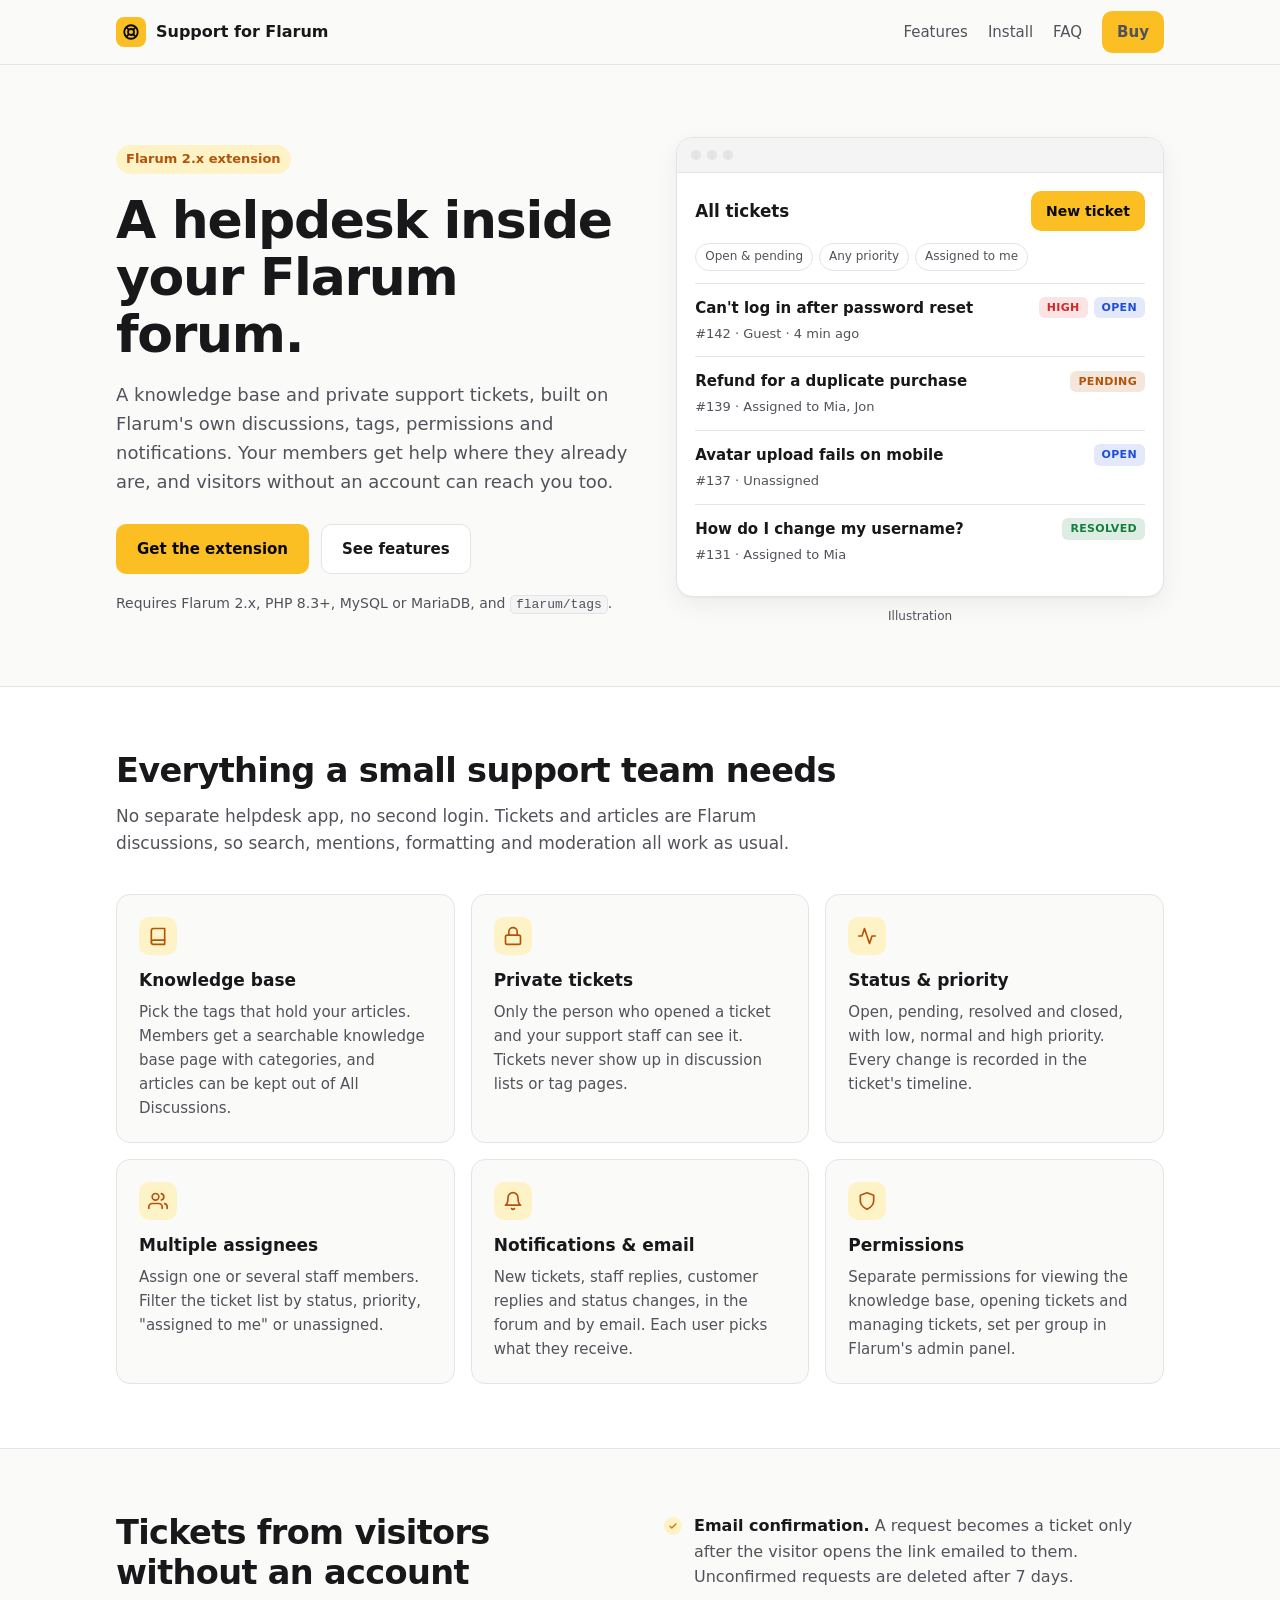
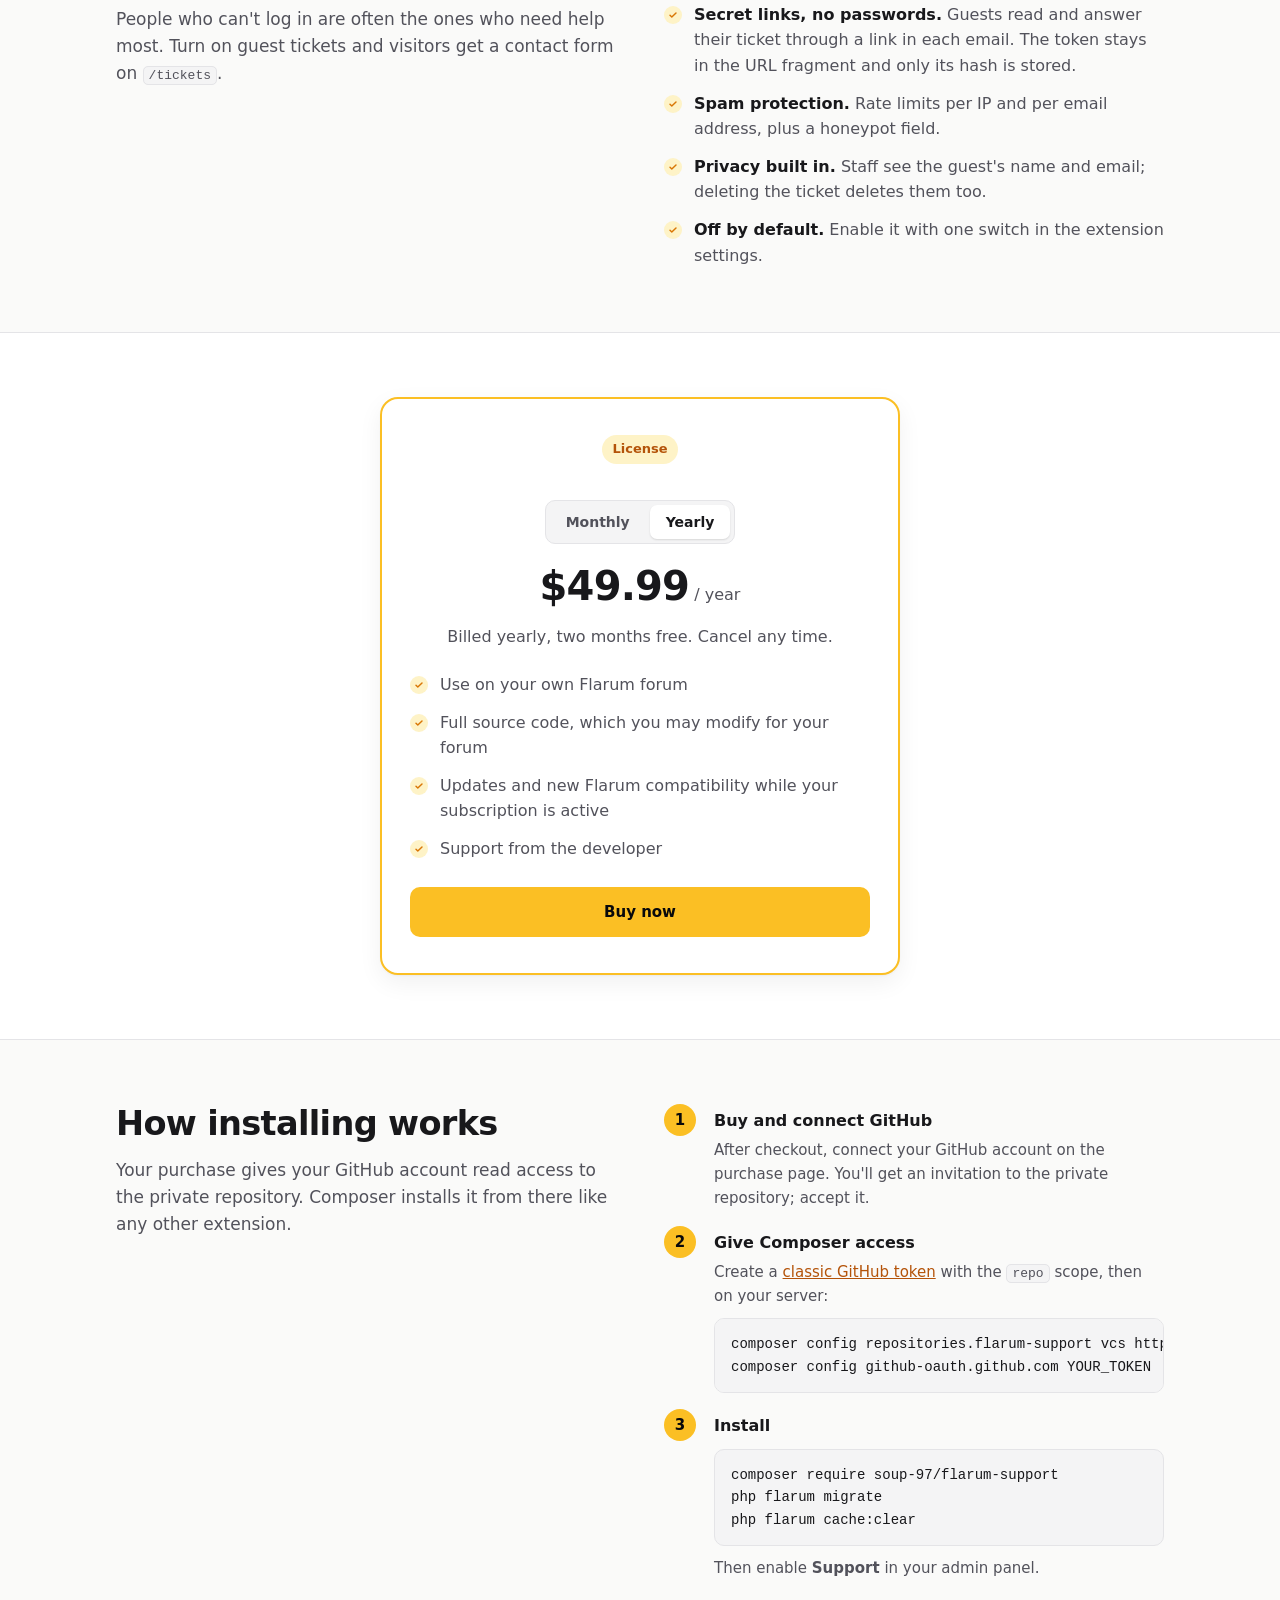
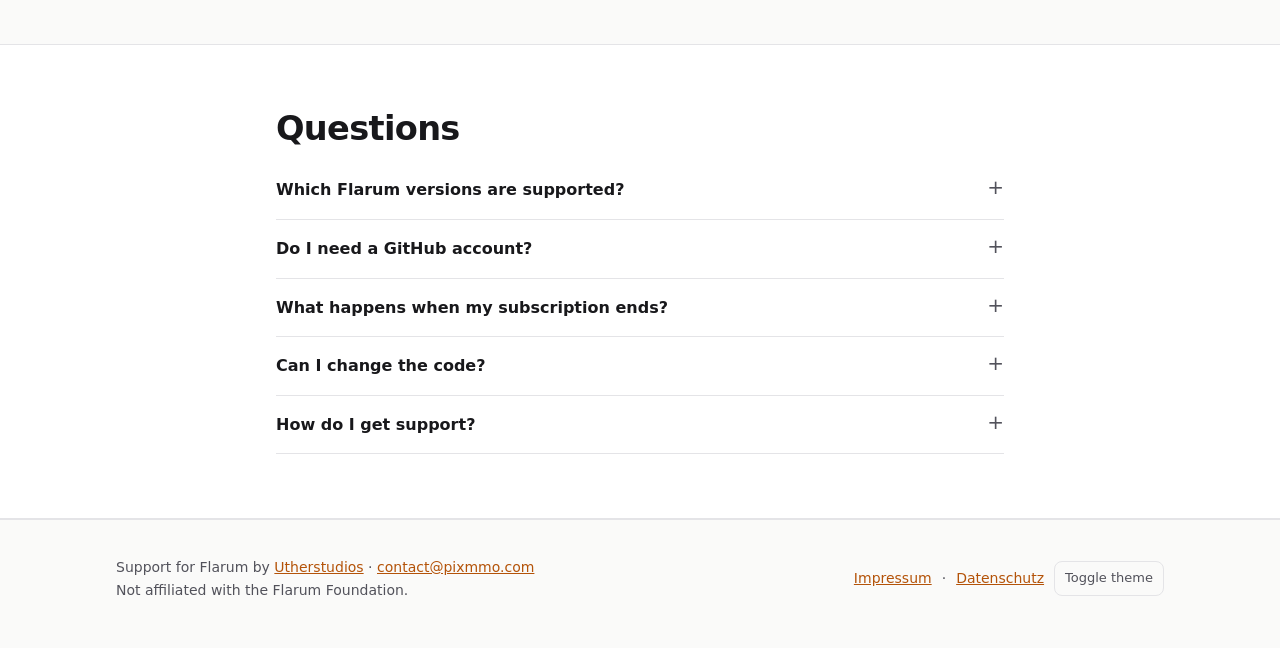
<file: index.html>
<!doctype html>
<html lang="en">
<head>
<meta charset="utf-8">
<meta name="viewport" content="width=device-width, initial-scale=1">
<title>Support for Flarum</title>
<meta name="description" content="A knowledge base and ticket system for Flarum 2.x forums, with tickets for visitors without an account.">
<link rel="icon" href="data:image/svg+xml,%3Csvg xmlns='http://www.w3.org/2000/svg' viewBox='0 0 32 32'%3E%3Crect width='32' height='32' rx='8' fill='%23fbbf24'/%3E%3Ccircle cx='16' cy='16' r='9' fill='none' stroke='%2309090b' stroke-width='3'/%3E%3Ccircle cx='16' cy='16' r='4' fill='none' stroke='%2309090b' stroke-width='2'/%3E%3C/svg%3E">
<script>
  // ---------------------------------------------------------------
  // Fill in each plan when its Polar product is set up: the price as
  // shown on the page and the product's checkout link. A plan without a
  // checkout link is hidden; with none set, the page says "Coming soon".
  // ---------------------------------------------------------------
  window.SITE = {
    PLANS: {
      yearly:  { PRICE: '$49.99', PER: '/ year',  CHECKOUT_URL: 'https://buy.polar.sh/polar_cl_zLfga9jdkIT8SmHnLLJVIy3q9uwj88vXxGthr1owZxW', NOTE: 'Billed yearly, two months free. Cancel any time.' },
      monthly: { PRICE: '$4.99', PER: '/ month', CHECKOUT_URL: 'https://buy.polar.sh/polar_cl_cDGoZ9lOZDiPbpLPZ7fmcZBqtE4UGgajxUUCQ33gVDo', NOTE: 'Billed monthly. Cancel any time.' },
    },
    DEFAULT_PLAN: 'yearly',
  };
</script>
<style>
  :root {
    --bg: #fafaf9;
    --surface: #ffffff;
    --surface-2: #f4f4f5;
    --text: #18181b;
    --muted: #52525b;
    --border: #e4e4e7;
    --accent: #fbbf24;
    --accent-ink: #09090b;
    --accent-soft: #fef3c7;
    --link: #b45309;
    --ok: #15803d;
    --warn: #b45309;
    --info: #1d4ed8;
    --shadow: 0 1px 2px rgba(0,0,0,.04), 0 8px 24px rgba(0,0,0,.06);
  }
  @media (prefers-color-scheme: dark) {
    :root:not([data-theme="light"]) {
      --bg: #09090b;
      --surface: #131316;
      --surface-2: #1c1c21;
      --text: #f4f4f5;
      --muted: #a1a1aa;
      --border: #27272a;
      --accent-soft: rgba(251,191,36,.12);
      --link: #fbbf24;
      --ok: #4ade80;
      --warn: #fbbf24;
      --info: #93c5fd;
      --shadow: 0 1px 2px rgba(0,0,0,.4), 0 8px 24px rgba(0,0,0,.4);
    }
  }
  :root[data-theme="dark"] {
    --bg: #09090b;
    --surface: #131316;
    --surface-2: #1c1c21;
    --text: #f4f4f5;
    --muted: #a1a1aa;
    --border: #27272a;
    --accent-soft: rgba(251,191,36,.12);
    --link: #fbbf24;
    --ok: #4ade80;
    --warn: #fbbf24;
    --info: #93c5fd;
    --shadow: 0 1px 2px rgba(0,0,0,.4), 0 8px 24px rgba(0,0,0,.4);
  }

  * { box-sizing: border-box; }
  html { -webkit-text-size-adjust: 100%; }
  body {
    margin: 0;
    background: var(--bg);
    color: var(--text);
    font: 16px/1.6 system-ui, -apple-system, "Segoe UI", Roboto, "Helvetica Neue", Arial, sans-serif;
  }
  a { color: var(--link); }
  code, pre { font-family: ui-monospace, SFMono-Regular, Menlo, Consolas, monospace; font-size: .875rem; }
  .wrap { max-width: 1080px; margin: 0 auto; padding: 0 16px; }

  header.top { border-bottom: 1px solid var(--border); }
  header.top .wrap { display: flex; align-items: center; justify-content: space-between; height: 64px; gap: 16px; }
  .brand { display: flex; align-items: center; gap: 10px; font-weight: 700; color: var(--text); text-decoration: none; }
  .logo { width: 30px; height: 30px; border-radius: 8px; background: var(--accent); display: grid; place-items: center; flex: none; }
  .logo svg { width: 18px; height: 18px; }
  nav.links { display: flex; gap: 20px; align-items: center; }
  nav.links a { color: var(--muted); text-decoration: none; font-size: .9375rem; }
  nav.links a:hover { color: var(--text); }
  @media (max-width: 640px) { nav.links a.hide-sm { display: none; } }

  .btn {
    display: inline-flex; align-items: center; justify-content: center; gap: 8px;
    padding: 12px 20px; border-radius: 10px; font-weight: 600; font-size: .9375rem;
    text-decoration: none; border: 1px solid transparent; cursor: pointer;
  }
  .btn-primary { background: var(--accent); color: var(--accent-ink); }
  .btn-primary:hover { filter: brightness(1.05); }
  .btn-primary[aria-disabled="true"] { opacity: .6; cursor: default; filter: none; }
  .btn-ghost { border-color: var(--border); color: var(--text); background: var(--surface); }
  .btn-ghost:hover { border-color: var(--muted); }
  .btn-sm { padding: 8px 14px; font-size: .875rem; }

  .hero { padding: 72px 0 48px; }
  .hero-grid { display: grid; grid-template-columns: 1.05fr 1fr; gap: 48px; align-items: center; }
  @media (max-width: 880px) { .hero-grid { grid-template-columns: 1fr; } .hero { padding-top: 48px; } }
  .eyebrow {
    display: inline-block; font-size: .8125rem; font-weight: 600; color: var(--link);
    background: var(--accent-soft); padding: 4px 10px; border-radius: 999px; margin-bottom: 18px;
  }
  h1 { font-size: clamp(2.1rem, 5vw, 3.25rem); line-height: 1.1; letter-spacing: -.025em; margin: 0 0 18px; font-weight: 800; }
  .lead { font-size: 1.125rem; color: var(--muted); margin: 0 0 28px; max-width: 34em; }
  .cta { display: flex; gap: 12px; flex-wrap: wrap; }
  .meta { margin-top: 18px; color: var(--muted); font-size: .875rem; }

  /* Illustrative mock of the tickets page */
  .mock { background: var(--surface); border: 1px solid var(--border); border-radius: 16px; box-shadow: var(--shadow); overflow: hidden; }
  .mock-bar { display: flex; gap: 6px; padding: 12px 14px; border-bottom: 1px solid var(--border); background: var(--surface-2); }
  .mock-bar i { width: 10px; height: 10px; border-radius: 50%; background: var(--border); display: block; }
  .mock-body { padding: 18px; }
  .mock-head { display: flex; justify-content: space-between; align-items: center; margin-bottom: 12px; gap: 8px; }
  .mock-head strong { font-size: 1.05rem; }
  .chips { display: flex; gap: 6px; flex-wrap: wrap; margin-bottom: 12px; }
  .chip { font-size: .75rem; padding: 3px 9px; border-radius: 999px; border: 1px solid var(--border); color: var(--muted); }
  .row { display: grid; grid-template-columns: 1fr auto; gap: 4px 12px; padding: 12px 0; border-top: 1px solid var(--border); }
  .row .t { font-weight: 600; font-size: .9375rem; overflow: hidden; text-overflow: ellipsis; white-space: nowrap; }
  .row .s { font-size: .8125rem; color: var(--muted); }
  .badges { display: flex; gap: 6px; align-items: center; justify-content: flex-end; }
  .badge { font-size: .6875rem; font-weight: 600; padding: 2px 8px; border-radius: 6px; text-transform: uppercase; letter-spacing: .03em; }
  .b-open { color: var(--info); background: color-mix(in srgb, var(--info) 12%, transparent); }
  .b-pending { color: var(--warn); background: color-mix(in srgb, var(--warn) 14%, transparent); }
  .b-resolved { color: var(--ok); background: color-mix(in srgb, var(--ok) 14%, transparent); }
  .b-high { color: #dc2626; background: rgba(220,38,38,.12); }
  .mock-caption { font-size: .75rem; color: var(--muted); text-align: center; margin-top: 10px; }

  section { padding: 64px 0; }
  section.alt { background: var(--surface); border-top: 1px solid var(--border); border-bottom: 1px solid var(--border); }
  h2 { font-size: clamp(1.6rem, 3.5vw, 2.1rem); letter-spacing: -.02em; line-height: 1.2; margin: 0 0 12px; }
  .section-lead { color: var(--muted); margin: 0 0 36px; max-width: 40em; font-size: 1.0625rem; }

  .grid { display: grid; grid-template-columns: repeat(3, 1fr); gap: 16px; }
  @media (max-width: 880px) { .grid { grid-template-columns: repeat(2, 1fr); } }
  @media (max-width: 560px) { .grid { grid-template-columns: 1fr; } }
  .card { background: var(--bg); border: 1px solid var(--border); border-radius: 14px; padding: 22px; }
  section:not(.alt) .card { background: var(--surface); }
  .card h3 { margin: 12px 0 6px; font-size: 1.0625rem; }
  .card p { margin: 0; color: var(--muted); font-size: .9375rem; }
  .icon { width: 38px; height: 38px; border-radius: 10px; background: var(--accent-soft); display: grid; place-items: center; color: var(--link); }
  .icon svg { width: 20px; height: 20px; }

  .split { display: grid; grid-template-columns: 1fr 1fr; gap: 48px; align-items: start; }
  @media (max-width: 880px) { .split { grid-template-columns: 1fr; gap: 28px; } }
  ul.checks { list-style: none; padding: 0; margin: 0; display: grid; gap: 12px; }
  ul.checks li { padding-left: 30px; position: relative; color: var(--muted); }
  ul.checks li strong { color: var(--text); font-weight: 600; }
  ul.checks li::before {
    content: ""; position: absolute; left: 0; top: 4px; width: 18px; height: 18px; border-radius: 50%;
    background: var(--accent-soft) url("data:image/svg+xml,%3Csvg xmlns='http://www.w3.org/2000/svg' viewBox='0 0 20 20'%3E%3Cpath d='M5 10.5l3 3 7-7' fill='none' stroke='%23d97706' stroke-width='2.4' stroke-linecap='round' stroke-linejoin='round'/%3E%3C/svg%3E") center/12px no-repeat;
  }

  .steps { counter-reset: s; display: grid; gap: 16px; }
  .step { counter-increment: s; display: grid; grid-template-columns: 36px 1fr; gap: 14px; }
  .step::before {
    content: counter(s); width: 32px; height: 32px; border-radius: 50%; background: var(--accent); color: var(--accent-ink);
    display: grid; place-items: center; font-weight: 700; font-size: .9375rem;
  }
  .hero-grid > *, .split > *, .step > * { min-width: 0; }
  .step h3 { margin: 4px 0 4px; font-size: 1rem; }
  .step p { margin: 0; color: var(--muted); font-size: .9375rem; }
  pre { background: var(--surface-2); border: 1px solid var(--border); border-radius: 10px; padding: 14px 16px; overflow-x: auto; margin: 10px 0 0; color: var(--text); }
  :not(pre) > code { background: var(--surface-2); border: 1px solid var(--border); padding: 1px 5px; border-radius: 5px; font-size: .8125rem; }

  .pricing { max-width: 520px; margin: 0 auto; text-align: center; background: var(--surface); border: 2px solid var(--accent); border-radius: 18px; padding: 36px 28px; box-shadow: var(--shadow); }
  .price { font-size: 2.5rem; font-weight: 800; letter-spacing: -.02em; margin: 6px 0; }
  .price-per { font-size: 1rem; font-weight: 500; color: var(--muted); letter-spacing: 0; }
  .price-note { color: var(--muted); margin: 0 0 22px; }
  .billing { display: inline-flex; gap: 4px; padding: 4px; margin: 18px 0 4px; background: var(--surface-2); border: 1px solid var(--border); border-radius: 10px; }
  .billing[hidden] { display: none; }
  .billing button { font: inherit; font-size: .875rem; font-weight: 600; padding: 6px 16px; border: 0; border-radius: 7px; background: none; color: var(--muted); cursor: pointer; }
  .billing button[aria-pressed="true"] { background: var(--surface); color: var(--text); box-shadow: 0 1px 2px rgba(0,0,0,.12); }
  .pricing ul.checks { text-align: left; margin: 0 0 26px; }
  .pricing .btn { width: 100%; }

  .faq { max-width: 760px; }
  details { border-bottom: 1px solid var(--border); padding: 16px 0; }
  details summary { cursor: pointer; font-weight: 600; list-style: none; display: flex; justify-content: space-between; gap: 16px; }
  details summary::-webkit-details-marker { display: none; }
  details summary::after { content: "+"; color: var(--muted); font-weight: 400; font-size: 1.25rem; line-height: 1; }
  details[open] summary::after { content: "–"; }
  details p { color: var(--muted); margin: 10px 0 0; }

  footer { padding: 36px 0 48px; color: var(--muted); font-size: .875rem; border-top: 1px solid var(--border); }
  footer .wrap { display: flex; justify-content: space-between; gap: 16px; flex-wrap: wrap; }
  .footer-links { display: flex; gap: 10px; align-items: center; flex-wrap: wrap; }
  .theme-toggle { background: none; border: 1px solid var(--border); color: var(--muted); border-radius: 8px; padding: 6px 10px; cursor: pointer; font: inherit; font-size: .8125rem; }
</style>
</head>
<body>

<header class="top">
  <div class="wrap">
    <a class="brand" href="#">
      <span class="logo" aria-hidden="true">
        <svg viewBox="0 0 24 24" fill="none" stroke="#09090b" stroke-width="2.4"><circle cx="12" cy="12" r="9"/><circle cx="12" cy="12" r="4"/><path d="M5.6 5.6l3.6 3.6M14.8 14.8l3.6 3.6M18.4 5.6l-3.6 3.6M9.2 14.8l-3.6 3.6"/></svg>
      </span>
      Support for Flarum
    </a>
    <nav class="links">
      <a href="#features" class="hide-sm">Features</a>
      <a href="#install" class="hide-sm">Install</a>
      <a href="#faq" class="hide-sm">FAQ</a>
      <a class="btn btn-primary btn-sm js-buy" href="#pricing">Buy</a>
    </nav>
  </div>
</header>

<main>
  <div class="hero">
    <div class="wrap hero-grid">
      <div>
        <span class="eyebrow">Flarum 2.x extension</span>
        <h1>A helpdesk inside your Flarum forum.</h1>
        <p class="lead">A knowledge base and private support tickets, built on Flarum's own discussions, tags, permissions and notifications. Your members get help where they already are, and visitors without an account can reach you too.</p>
        <div class="cta">
          <a class="btn btn-primary js-buy" href="#pricing">Get the extension</a>
          <a class="btn btn-ghost" href="#features">See features</a>
        </div>
        <p class="meta">Requires Flarum 2.x, PHP 8.3+, MySQL or MariaDB, and <code>flarum/tags</code>.</p>
      </div>

      <div>
        <div class="mock" role="img" aria-label="Illustration of the tickets page: a list of tickets with status and priority labels">
          <div class="mock-bar"><i></i><i></i><i></i></div>
          <div class="mock-body">
            <div class="mock-head"><strong>All tickets</strong><span class="btn btn-primary btn-sm" aria-hidden="true">New ticket</span></div>
            <div class="chips"><span class="chip">Open &amp; pending</span><span class="chip">Any priority</span><span class="chip">Assigned to me</span></div>
            <div class="row"><span class="t">Can't log in after password reset</span><span class="badges"><span class="badge b-high">High</span><span class="badge b-open">Open</span></span><span class="s">#142 · Guest · 4 min ago</span></div>
            <div class="row"><span class="t">Refund for a duplicate purchase</span><span class="badges"><span class="badge b-pending">Pending</span></span><span class="s">#139 · Assigned to Mia, Jon</span></div>
            <div class="row"><span class="t">Avatar upload fails on mobile</span><span class="badges"><span class="badge b-open">Open</span></span><span class="s">#137 · Unassigned</span></div>
            <div class="row"><span class="t">How do I change my username?</span><span class="badges"><span class="badge b-resolved">Resolved</span></span><span class="s">#131 · Assigned to Mia</span></div>
          </div>
        </div>
        <p class="mock-caption">Illustration</p>
      </div>
    </div>
  </div>

  <section class="alt" id="features">
    <div class="wrap">
      <h2>Everything a small support team needs</h2>
      <p class="section-lead">No separate helpdesk app, no second login. Tickets and articles are Flarum discussions, so search, mentions, formatting and moderation all work as usual.</p>
      <div class="grid">
        <div class="card">
          <div class="icon"><svg viewBox="0 0 24 24" fill="none" stroke="currentColor" stroke-width="2" stroke-linecap="round" stroke-linejoin="round"><path d="M4 19.5A2.5 2.5 0 0 1 6.5 17H20V3H6.5A2.5 2.5 0 0 0 4 5.5z"/><path d="M4 19.5A2.5 2.5 0 0 0 6.5 22H20v-5"/></svg></div>
          <h3>Knowledge base</h3>
          <p>Pick the tags that hold your articles. Members get a searchable knowledge base page with categories, and articles can be kept out of All Discussions.</p>
        </div>
        <div class="card">
          <div class="icon"><svg viewBox="0 0 24 24" fill="none" stroke="currentColor" stroke-width="2" stroke-linecap="round" stroke-linejoin="round"><rect x="3" y="11" width="18" height="11" rx="2"/><path d="M7 11V7a5 5 0 0 1 10 0v4"/></svg></div>
          <h3>Private tickets</h3>
          <p>Only the person who opened a ticket and your support staff can see it. Tickets never show up in discussion lists or tag pages.</p>
        </div>
        <div class="card">
          <div class="icon"><svg viewBox="0 0 24 24" fill="none" stroke="currentColor" stroke-width="2" stroke-linecap="round" stroke-linejoin="round"><path d="M22 12h-4l-3 9L9 3l-3 9H2"/></svg></div>
          <h3>Status &amp; priority</h3>
          <p>Open, pending, resolved and closed, with low, normal and high priority. Every change is recorded in the ticket's timeline.</p>
        </div>
        <div class="card">
          <div class="icon"><svg viewBox="0 0 24 24" fill="none" stroke="currentColor" stroke-width="2" stroke-linecap="round" stroke-linejoin="round"><path d="M17 21v-2a4 4 0 0 0-4-4H5a4 4 0 0 0-4 4v2"/><circle cx="9" cy="7" r="4"/><path d="M23 21v-2a4 4 0 0 0-3-3.87M16 3.13a4 4 0 0 1 0 7.75"/></svg></div>
          <h3>Multiple assignees</h3>
          <p>Assign one or several staff members. Filter the ticket list by status, priority, "assigned to me" or unassigned.</p>
        </div>
        <div class="card">
          <div class="icon"><svg viewBox="0 0 24 24" fill="none" stroke="currentColor" stroke-width="2" stroke-linecap="round" stroke-linejoin="round"><path d="M18 8A6 6 0 0 0 6 8c0 7-3 9-3 9h18s-3-2-3-9"/><path d="M13.73 21a2 2 0 0 1-3.46 0"/></svg></div>
          <h3>Notifications &amp; email</h3>
          <p>New tickets, staff replies, customer replies and status changes, in the forum and by email. Each user picks what they receive.</p>
        </div>
        <div class="card">
          <div class="icon"><svg viewBox="0 0 24 24" fill="none" stroke="currentColor" stroke-width="2" stroke-linecap="round" stroke-linejoin="round"><path d="M12 22s8-4 8-10V5l-8-3-8 3v7c0 6 8 10 8 10z"/></svg></div>
          <h3>Permissions</h3>
          <p>Separate permissions for viewing the knowledge base, opening tickets and managing tickets, set per group in Flarum's admin panel.</p>
        </div>
      </div>
    </div>
  </section>

  <section id="guests">
    <div class="wrap split">
      <div>
        <h2>Tickets from visitors without an account</h2>
        <p class="section-lead">People who can't log in are often the ones who need help most. Turn on guest tickets and visitors get a contact form on <code>/tickets</code>.</p>
      </div>
      <ul class="checks">
        <li><strong>Email confirmation.</strong> A request becomes a ticket only after the visitor opens the link emailed to them. Unconfirmed requests are deleted after 7 days.</li>
        <li><strong>Secret links, no passwords.</strong> Guests read and answer their ticket through a link in each email. The token stays in the URL fragment and only its hash is stored.</li>
        <li><strong>Spam protection.</strong> Rate limits per IP and per email address, plus a honeypot field.</li>
        <li><strong>Privacy built in.</strong> Staff see the guest's name and email; deleting the ticket deletes them too.</li>
        <li><strong>Off by default.</strong> Enable it with one switch in the extension settings.</li>
      </ul>
    </div>
  </section>

  <section class="alt" id="pricing">
    <div class="wrap">
      <div class="pricing">
        <span class="eyebrow">License</span>
        <div><div class="billing" id="billing" role="group" aria-label="Billing period" hidden>
          <button type="button" data-plan="monthly" aria-pressed="false">Monthly</button>
          <button type="button" data-plan="yearly" aria-pressed="false">Yearly</button>
        </div></div>
        <div class="price" id="price">Coming soon</div>
        <p class="price-note" id="price-note"></p>
        <ul class="checks">
          <li>Use on your own Flarum forum</li>
          <li>Full source code, which you may modify for your forum</li>
          <li>Updates and new Flarum compatibility while your subscription is active</li>
          <li>Support from the developer</li>
        </ul>
        <a class="btn btn-primary" id="buy-now" href="#pricing">Buy now</a>
      </div>
    </div>
  </section>

  <section id="install">
    <div class="wrap split">
      <div>
        <h2>How installing works</h2>
        <p class="section-lead">Your purchase gives your GitHub account read access to the private repository. Composer installs it from there like any other extension.</p>
      </div>
      <div class="steps">
        <div class="step">
          <div>
            <h3>Buy and connect GitHub</h3>
            <p>After checkout, connect your GitHub account on the purchase page. You'll get an invitation to the private repository; accept it.</p>
          </div>
        </div>
        <div class="step">
          <div>
            <h3>Give Composer access</h3>
            <p>Create a <a href="https://github.com/settings/tokens/new?scopes=repo&amp;description=Composer">classic GitHub token</a> with the <code>repo</code> scope, then on your server:</p>
<pre>composer config repositories.flarum-support vcs https://github.com/Utherstudios/pixmmo-flarum-support-system
composer config github-oauth.github.com YOUR_TOKEN</pre>
          </div>
        </div>
        <div class="step">
          <div>
            <h3>Install</h3>
<pre>composer require soup-97/flarum-support
php flarum migrate
php flarum cache:clear</pre>
            <p style="margin-top:10px">Then enable <strong>Support</strong> in your admin panel.</p>
          </div>
        </div>
      </div>
    </div>
  </section>

  <section class="alt" id="faq">
    <div class="wrap faq">
      <h2>Questions</h2>
      <details>
        <summary>Which Flarum versions are supported?</summary>
        <p>Flarum 2.x. The extension needs PHP 8.3 or newer, MySQL or MariaDB, and the bundled Tags extension.</p>
      </details>
      <details>
        <summary>Do I need a GitHub account?</summary>
        <p>Yes. Access to the code and updates goes through GitHub, so you need a (free) GitHub account to buy and install.</p>
      </details>
      <details>
        <summary>What happens when my subscription ends?</summary>
        <p>You can keep using the last version you received. You won't get new versions or support until you renew.</p>
      </details>
      <details>
        <summary>Can I change the code?</summary>
        <p>Yes, for use on your own forum. You may not redistribute or resell it. The translation files are MIT-licensed, so you can share translations freely.</p>
      </details>
      <details>
        <summary>How do I get support?</summary>
        <p>Once you have access, open an issue in the private repository. Before buying, ask in the extension's thread on <a href="https://discuss.flarum.org">discuss.flarum.org</a>.</p>
      </details>
    </div>
  </section>
</main>

<footer>
  <div class="wrap">
    <span>Support for Flarum by <a href="https://utherstudios.com">Utherstudios</a> · <a href="mailto:contact@pixmmo.com">contact@pixmmo.com</a><br>Not affiliated with the Flarum Foundation.</span>
    <span class="footer-links"><a href="impressum.html">Impressum</a> · <a href="datenschutz.html">Datenschutz</a> <button class="theme-toggle" id="theme-toggle" type="button">Toggle theme</button></span>
  </div>
</footer>

<script>
  (function () {
    var s = window.SITE || {};
    var plans = s.PLANS || {};
    var available = ['monthly', 'yearly'].filter(function (k) { return plans[k] && plans[k].CHECKOUT_URL; });
    var priceEl = document.getElementById('price');
    var noteEl = document.getElementById('price-note');
    var buyEl = document.getElementById('buy-now');
    var billing = document.getElementById('billing');

    function show(key) {
      var plan = plans[key];
      priceEl.textContent = plan.PRICE;
      if (plan.PER) {
        var per = document.createElement('span');
        per.className = 'price-per';
        per.textContent = ' ' + plan.PER;
        priceEl.appendChild(per);
      }
      noteEl.textContent = plan.NOTE || '';
      buyEl.href = plan.CHECKOUT_URL;
      billing.querySelectorAll('button').forEach(function (b) {
        b.setAttribute('aria-pressed', String(b.getAttribute('data-plan') === key));
      });
    }

    if (available.length === 0) {
      noteEl.textContent = 'Sales open shortly.';
      buyEl.textContent = 'Coming soon';
      buyEl.setAttribute('aria-disabled', 'true');
      buyEl.removeAttribute('href');
    } else {
      billing.querySelectorAll('button').forEach(function (b) {
        var key = b.getAttribute('data-plan');
        if (available.indexOf(key) === -1) b.remove();
        else b.addEventListener('click', function () { show(key); });
      });
      billing.hidden = available.length < 2;
      show(available.indexOf(s.DEFAULT_PLAN) !== -1 ? s.DEFAULT_PLAN : available[0]);
    }

    var root = document.documentElement;
    try {
      var saved = localStorage.getItem('theme');
      if (saved) root.setAttribute('data-theme', saved);
    } catch (e) {}
    document.getElementById('theme-toggle').addEventListener('click', function () {
      var current = root.getAttribute('data-theme') ||
        (matchMedia('(prefers-color-scheme: dark)').matches ? 'dark' : 'light');
      var next = current === 'dark' ? 'light' : 'dark';
      root.setAttribute('data-theme', next);
      try { localStorage.setItem('theme', next); } catch (e) {}
    });
  })();
</script>
</body>
</html>
</file>
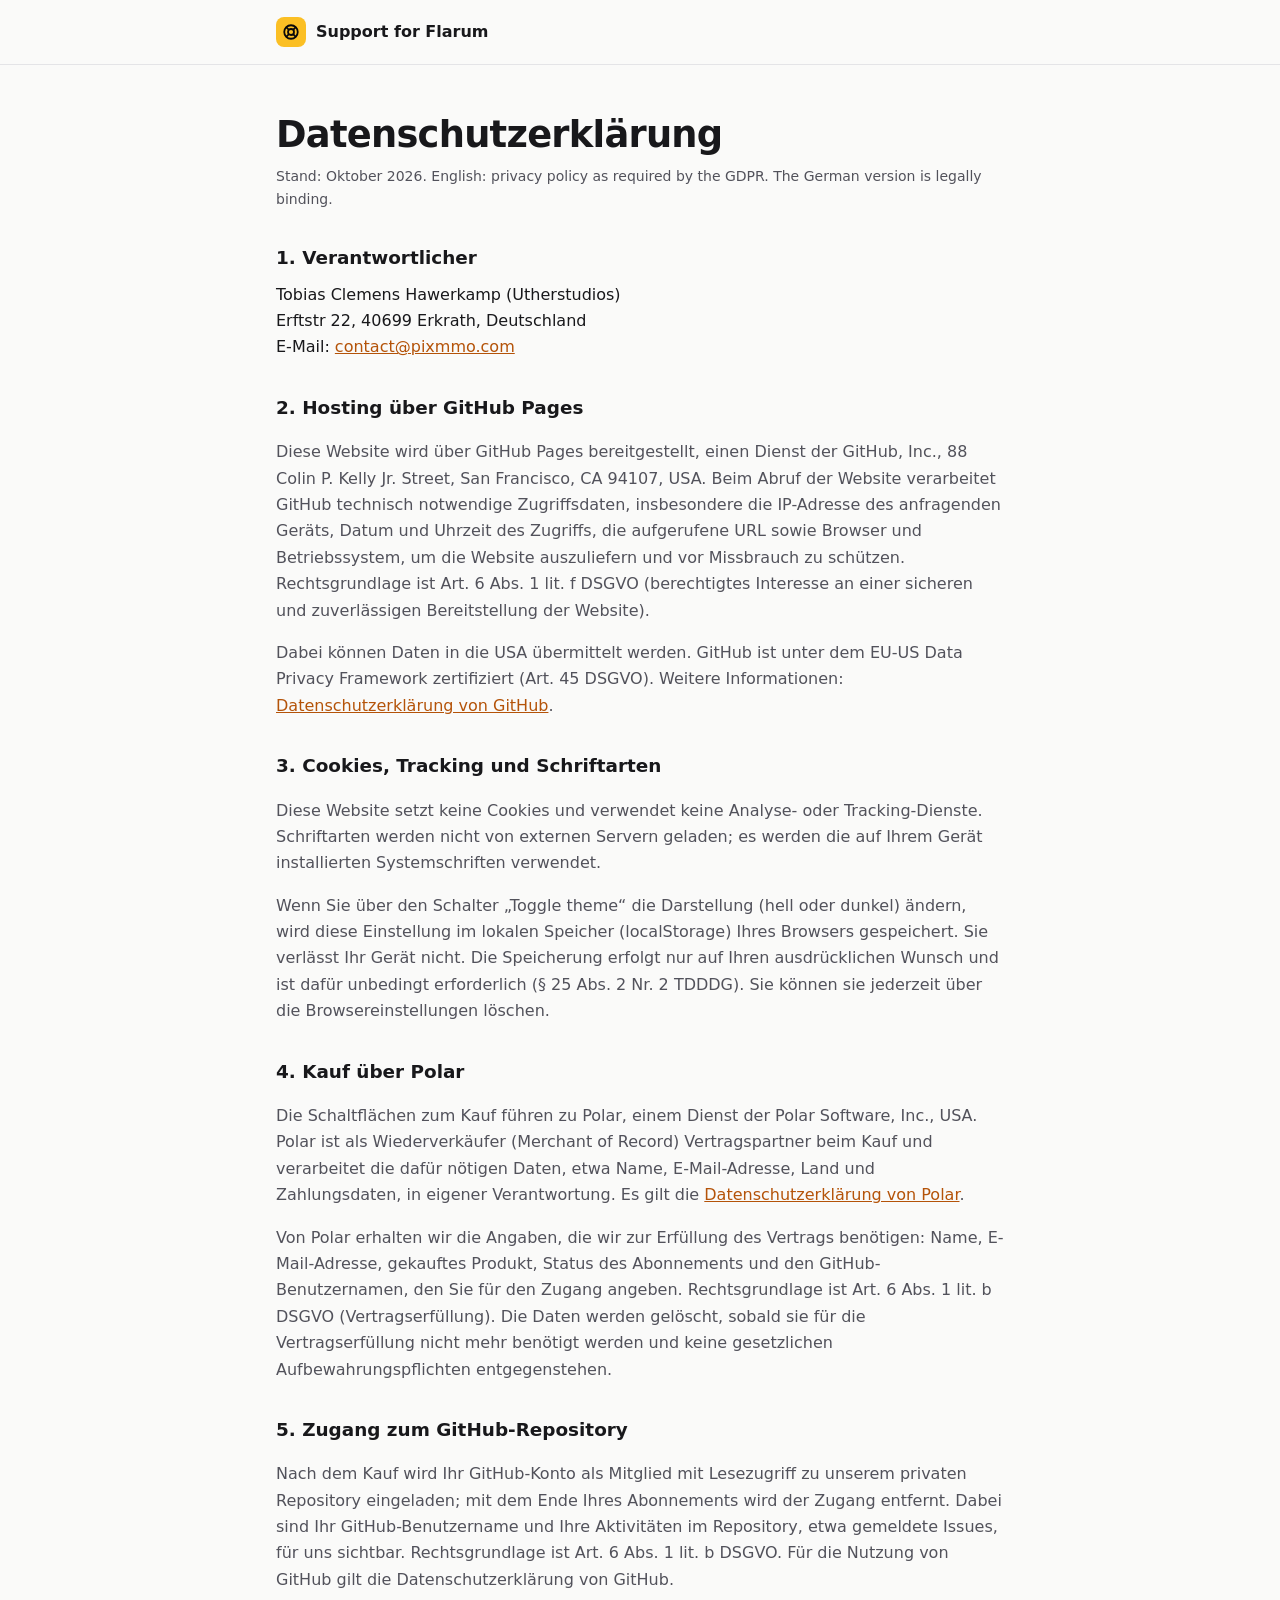
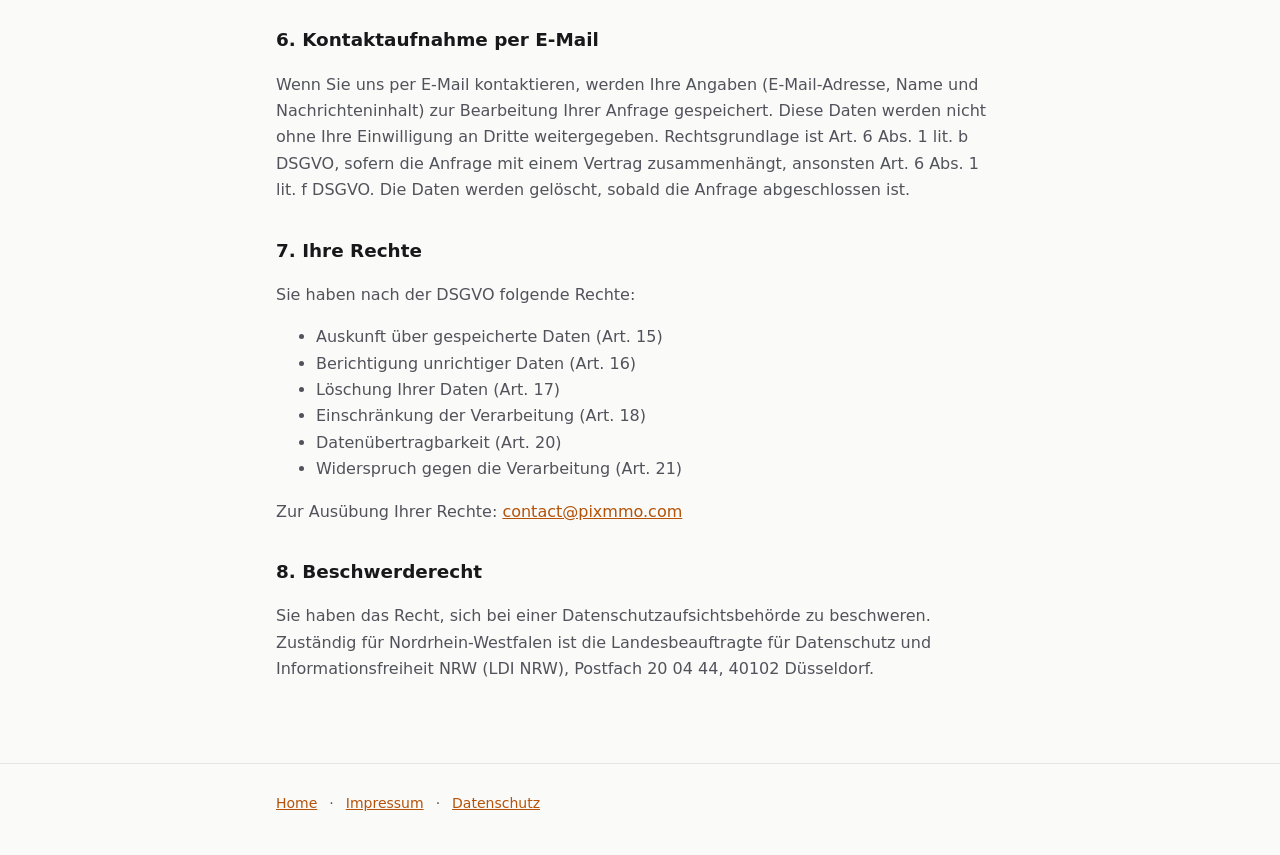
<file: datenschutz.html>
<!doctype html>
<html lang="de">
<head>
<meta charset="utf-8">
<meta name="viewport" content="width=device-width, initial-scale=1">
<title>Datenschutz · Support for Flarum</title>
<meta name="robots" content="noindex">
<link rel="stylesheet" href="legal.css">
</head>
<body>
<header><div class="wrap"><a class="brand" href="./"><span class="logo" aria-hidden="true"><svg viewBox="0 0 24 24" fill="none" stroke="#09090b" stroke-width="2.4"><circle cx="12" cy="12" r="9"/><circle cx="12" cy="12" r="4"/><path d="M5.6 5.6l3.6 3.6M14.8 14.8l3.6 3.6M18.4 5.6l-3.6 3.6M9.2 14.8l-3.6 3.6"/></svg></span>Support for Flarum</a></div></header>
<main><div class="wrap">
<h1>Datenschutzerklärung</h1>
<p class="note">Stand: Oktober 2026. English: privacy policy as required by the GDPR. The German version is legally binding.</p>

<h2>1. Verantwortlicher</h2>
<address>
Tobias Clemens Hawerkamp (Utherstudios)<br>
Erftstr 22, 40699 Erkrath, Deutschland<br>
E-Mail: <a href="mailto:contact@pixmmo.com">contact@pixmmo.com</a>
</address>

<h2>2. Hosting über GitHub Pages</h2>
<p>Diese Website wird über GitHub Pages bereitgestellt, einen Dienst der GitHub, Inc., 88 Colin P. Kelly Jr. Street, San Francisco, CA 94107, USA. Beim Abruf der Website verarbeitet GitHub technisch notwendige Zugriffsdaten, insbesondere die IP-Adresse des anfragenden Geräts, Datum und Uhrzeit des Zugriffs, die aufgerufene URL sowie Browser und Betriebssystem, um die Website auszuliefern und vor Missbrauch zu schützen. Rechtsgrundlage ist Art. 6 Abs. 1 lit. f DSGVO (berechtigtes Interesse an einer sicheren und zuverlässigen Bereitstellung der Website).</p>
<p>Dabei können Daten in die USA übermittelt werden. GitHub ist unter dem EU-US Data Privacy Framework zertifiziert (Art. 45 DSGVO). Weitere Informationen: <a href="https://docs.github.com/de/site-policy/privacy-policies/github-general-privacy-statement">Datenschutzerklärung von GitHub</a>.</p>

<h2>3. Cookies, Tracking und Schriftarten</h2>
<p>Diese Website setzt keine Cookies und verwendet keine Analyse- oder Tracking-Dienste. Schriftarten werden nicht von externen Servern geladen; es werden die auf Ihrem Gerät installierten Systemschriften verwendet.</p>
<p>Wenn Sie über den Schalter „Toggle theme“ die Darstellung (hell oder dunkel) ändern, wird diese Einstellung im lokalen Speicher (localStorage) Ihres Browsers gespeichert. Sie verlässt Ihr Gerät nicht. Die Speicherung erfolgt nur auf Ihren ausdrücklichen Wunsch und ist dafür unbedingt erforderlich (§ 25 Abs. 2 Nr. 2 TDDDG). Sie können sie jederzeit über die Browsereinstellungen löschen.</p>

<h2>4. Kauf über Polar</h2>
<p>Die Schaltflächen zum Kauf führen zu Polar, einem Dienst der Polar Software, Inc., USA. Polar ist als Wiederverkäufer (Merchant of Record) Vertragspartner beim Kauf und verarbeitet die dafür nötigen Daten, etwa Name, E-Mail-Adresse, Land und Zahlungsdaten, in eigener Verantwortung. Es gilt die <a href="https://polar.sh/legal/privacy">Datenschutzerklärung von Polar</a>.</p>
<p>Von Polar erhalten wir die Angaben, die wir zur Erfüllung des Vertrags benötigen: Name, E-Mail-Adresse, gekauftes Produkt, Status des Abonnements und den GitHub-Benutzernamen, den Sie für den Zugang angeben. Rechtsgrundlage ist Art. 6 Abs. 1 lit. b DSGVO (Vertragserfüllung). Die Daten werden gelöscht, sobald sie für die Vertragserfüllung nicht mehr benötigt werden und keine gesetzlichen Aufbewahrungspflichten entgegenstehen.</p>

<h2>5. Zugang zum GitHub-Repository</h2>
<p>Nach dem Kauf wird Ihr GitHub-Konto als Mitglied mit Lesezugriff zu unserem privaten Repository eingeladen; mit dem Ende Ihres Abonnements wird der Zugang entfernt. Dabei sind Ihr GitHub-Benutzername und Ihre Aktivitäten im Repository, etwa gemeldete Issues, für uns sichtbar. Rechtsgrundlage ist Art. 6 Abs. 1 lit. b DSGVO. Für die Nutzung von GitHub gilt die Datenschutzerklärung von GitHub.</p>

<h2>6. Kontaktaufnahme per E-Mail</h2>
<p>Wenn Sie uns per E-Mail kontaktieren, werden Ihre Angaben (E-Mail-Adresse, Name und Nachrichteninhalt) zur Bearbeitung Ihrer Anfrage gespeichert. Diese Daten werden nicht ohne Ihre Einwilligung an Dritte weitergegeben. Rechtsgrundlage ist Art. 6 Abs. 1 lit. b DSGVO, sofern die Anfrage mit einem Vertrag zusammenhängt, ansonsten Art. 6 Abs. 1 lit. f DSGVO. Die Daten werden gelöscht, sobald die Anfrage abgeschlossen ist.</p>

<h2>7. Ihre Rechte</h2>
<p>Sie haben nach der DSGVO folgende Rechte:</p>
<ul>
<li>Auskunft über gespeicherte Daten (Art. 15)</li>
<li>Berichtigung unrichtiger Daten (Art. 16)</li>
<li>Löschung Ihrer Daten (Art. 17)</li>
<li>Einschränkung der Verarbeitung (Art. 18)</li>
<li>Datenübertragbarkeit (Art. 20)</li>
<li>Widerspruch gegen die Verarbeitung (Art. 21)</li>
</ul>
<p>Zur Ausübung Ihrer Rechte: <a href="mailto:contact@pixmmo.com">contact@pixmmo.com</a></p>

<h2>8. Beschwerderecht</h2>
<p>Sie haben das Recht, sich bei einer Datenschutzaufsichtsbehörde zu beschweren. Zuständig für Nordrhein-Westfalen ist die Landesbeauftragte für Datenschutz und Informationsfreiheit NRW (LDI NRW), Postfach 20 04 44, 40102 Düsseldorf.</p>
</div></main>
<footer><div class="wrap"><a href="./">Home</a> · <a href="impressum.html">Impressum</a> · <a href="datenschutz.html">Datenschutz</a></div></footer>
<script>try{var t=localStorage.getItem("theme");if(t)document.documentElement.setAttribute("data-theme",t);}catch(e){}</script>
</body>
</html>
</file>
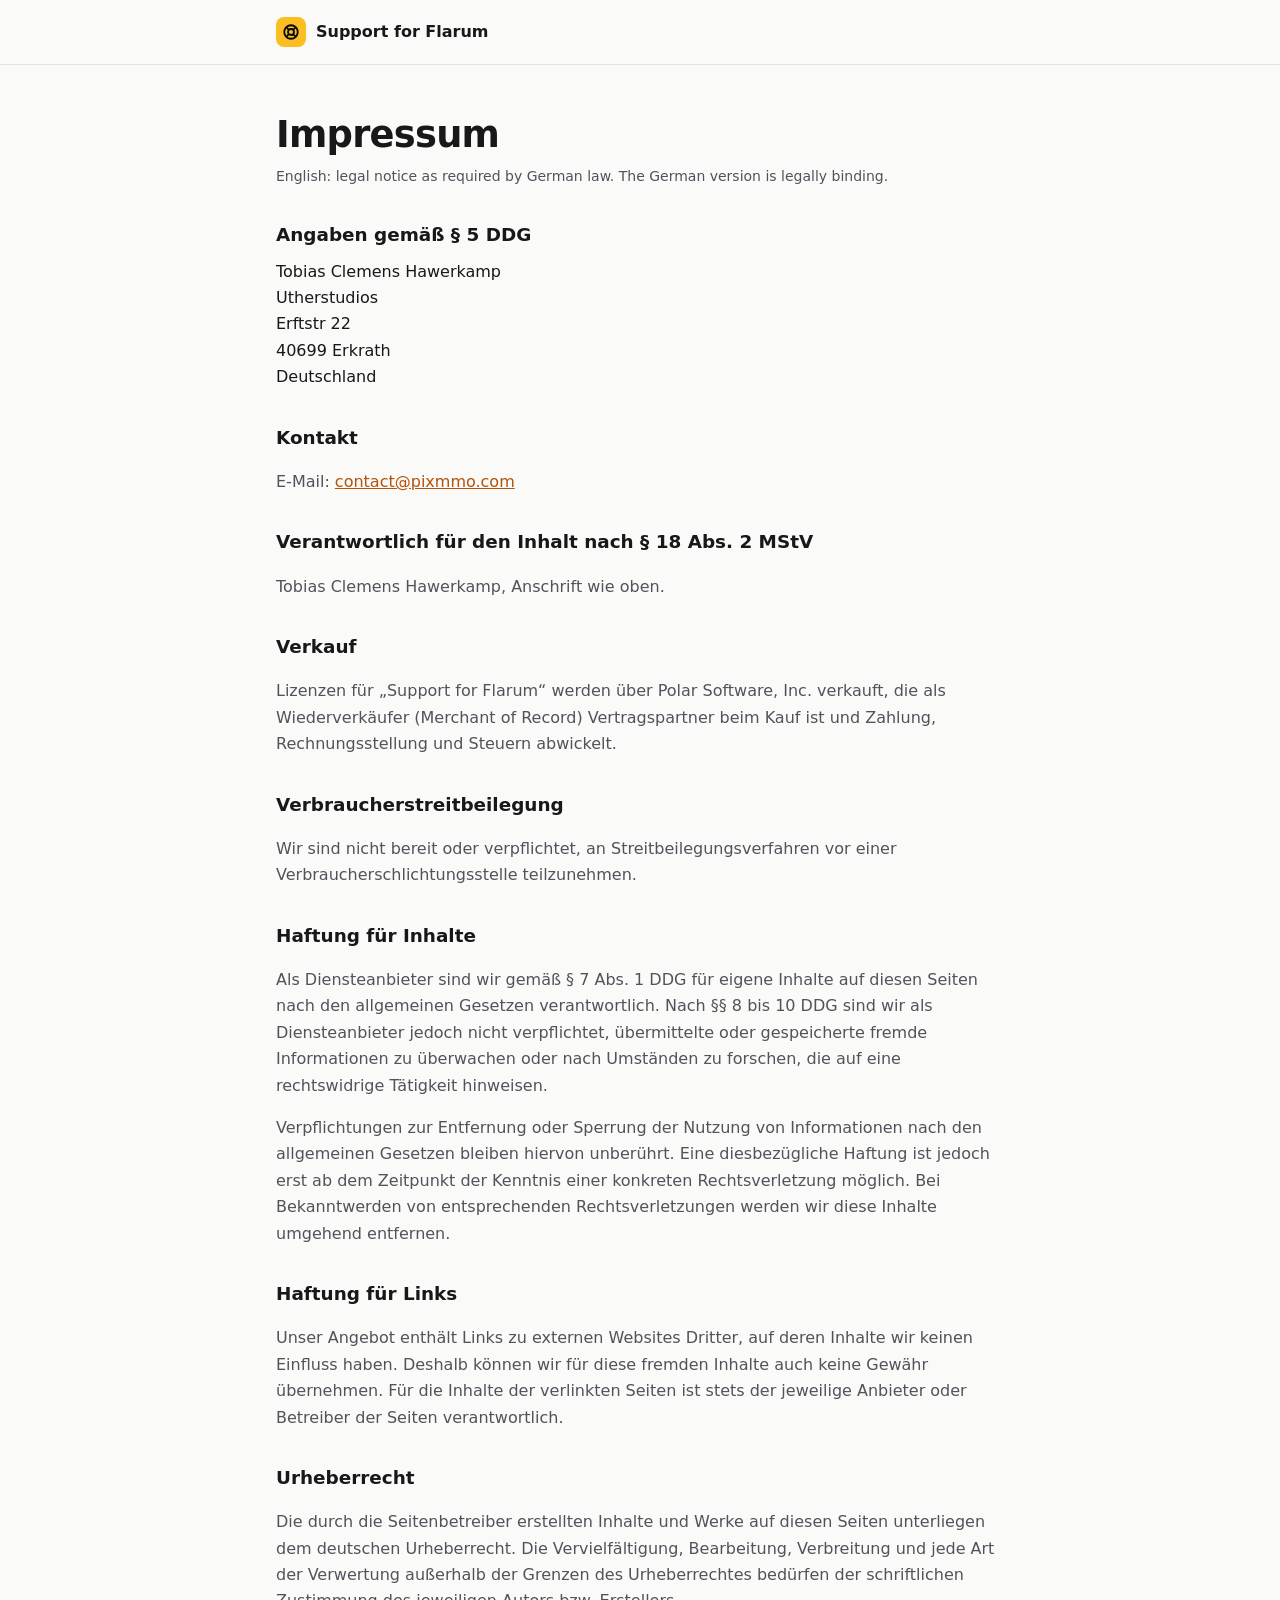
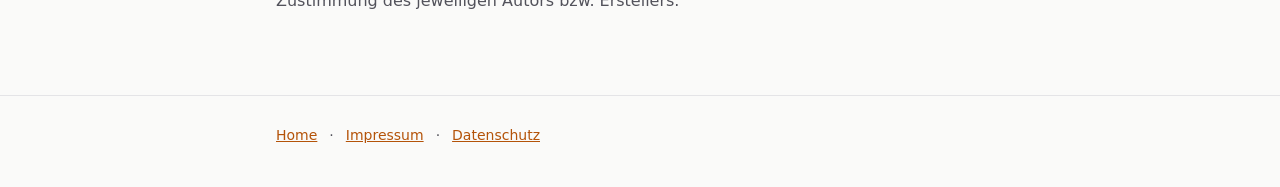
<file: impressum.html>
<!doctype html>
<html lang="de">
<head>
<meta charset="utf-8">
<meta name="viewport" content="width=device-width, initial-scale=1">
<title>Impressum · Support for Flarum</title>
<meta name="robots" content="noindex">
<link rel="stylesheet" href="legal.css">
</head>
<body>
<header><div class="wrap"><a class="brand" href="./"><span class="logo" aria-hidden="true"><svg viewBox="0 0 24 24" fill="none" stroke="#09090b" stroke-width="2.4"><circle cx="12" cy="12" r="9"/><circle cx="12" cy="12" r="4"/><path d="M5.6 5.6l3.6 3.6M14.8 14.8l3.6 3.6M18.4 5.6l-3.6 3.6M9.2 14.8l-3.6 3.6"/></svg></span>Support for Flarum</a></div></header>
<main><div class="wrap">
<h1>Impressum</h1>
<p class="note">English: legal notice as required by German law. The German version is legally binding.</p>

<h2>Angaben gemäß § 5 DDG</h2>
<address>
Tobias Clemens Hawerkamp<br>
Utherstudios<br>
Erftstr 22<br>
40699 Erkrath<br>
Deutschland
</address>

<h2>Kontakt</h2>
<p>E-Mail: <a href="mailto:contact@pixmmo.com">contact@pixmmo.com</a></p>

<h2>Verantwortlich für den Inhalt nach § 18 Abs. 2 MStV</h2>
<p>Tobias Clemens Hawerkamp, Anschrift wie oben.</p>

<h2>Verkauf</h2>
<p>Lizenzen für „Support for Flarum“ werden über Polar Software, Inc. verkauft, die als Wiederverkäufer (Merchant of Record) Vertragspartner beim Kauf ist und Zahlung, Rechnungsstellung und Steuern abwickelt.</p>

<h2>Verbraucherstreitbeilegung</h2>
<p>Wir sind nicht bereit oder verpflichtet, an Streitbeilegungsverfahren vor einer Verbraucherschlichtungsstelle teilzunehmen.</p>

<h2>Haftung für Inhalte</h2>
<p>Als Diensteanbieter sind wir gemäß § 7 Abs. 1 DDG für eigene Inhalte auf diesen Seiten nach den allgemeinen Gesetzen verantwortlich. Nach §§ 8 bis 10 DDG sind wir als Diensteanbieter jedoch nicht verpflichtet, übermittelte oder gespeicherte fremde Informationen zu überwachen oder nach Umständen zu forschen, die auf eine rechtswidrige Tätigkeit hinweisen.</p>
<p>Verpflichtungen zur Entfernung oder Sperrung der Nutzung von Informationen nach den allgemeinen Gesetzen bleiben hiervon unberührt. Eine diesbezügliche Haftung ist jedoch erst ab dem Zeitpunkt der Kenntnis einer konkreten Rechtsverletzung möglich. Bei Bekanntwerden von entsprechenden Rechtsverletzungen werden wir diese Inhalte umgehend entfernen.</p>

<h2>Haftung für Links</h2>
<p>Unser Angebot enthält Links zu externen Websites Dritter, auf deren Inhalte wir keinen Einfluss haben. Deshalb können wir für diese fremden Inhalte auch keine Gewähr übernehmen. Für die Inhalte der verlinkten Seiten ist stets der jeweilige Anbieter oder Betreiber der Seiten verantwortlich.</p>

<h2>Urheberrecht</h2>
<p>Die durch die Seitenbetreiber erstellten Inhalte und Werke auf diesen Seiten unterliegen dem deutschen Urheberrecht. Die Vervielfältigung, Bearbeitung, Verbreitung und jede Art der Verwertung außerhalb der Grenzen des Urheberrechtes bedürfen der schriftlichen Zustimmung des jeweiligen Autors bzw. Erstellers.</p>
</div></main>
<footer><div class="wrap"><a href="./">Home</a> · <a href="impressum.html">Impressum</a> · <a href="datenschutz.html">Datenschutz</a></div></footer>
<script>try{var t=localStorage.getItem("theme");if(t)document.documentElement.setAttribute("data-theme",t);}catch(e){}</script>
</body>
</html>
</file>
<file: legal.css>
:root {
  --bg: #fafaf9; --surface: #ffffff; --text: #18181b; --muted: #52525b;
  --border: #e4e4e7; --accent: #fbbf24; --link: #b45309;
}
@media (prefers-color-scheme: dark) {
  :root:not([data-theme="light"]) {
    --bg: #09090b; --surface: #131316; --text: #f4f4f5; --muted: #a1a1aa;
    --border: #27272a; --link: #fbbf24;
  }
}
:root[data-theme="dark"] {
  --bg: #09090b; --surface: #131316; --text: #f4f4f5; --muted: #a1a1aa;
  --border: #27272a; --link: #fbbf24;
}
* { box-sizing: border-box; }
html { -webkit-text-size-adjust: 100%; }
body {
  margin: 0; background: var(--bg); color: var(--text);
  font: 16px/1.65 system-ui, -apple-system, "Segoe UI", Roboto, "Helvetica Neue", Arial, sans-serif;
}
a { color: var(--link); overflow-wrap: anywhere; }
.wrap { max-width: 760px; margin: 0 auto; padding: 0 16px; }
header { border-bottom: 1px solid var(--border); }
header .wrap { height: 64px; display: flex; align-items: center; }
.brand { display: flex; align-items: center; gap: 10px; font-weight: 700; color: var(--text); text-decoration: none; }
.logo { width: 30px; height: 30px; border-radius: 8px; background: var(--accent); display: grid; place-items: center; flex: none; }
.logo svg { width: 18px; height: 18px; }
main { padding: 48px 0 64px; }
h1 { font-size: clamp(1.8rem, 4vw, 2.3rem); letter-spacing: -.02em; line-height: 1.2; margin: 0 0 8px; }
h2 { font-size: 1.15rem; margin: 32px 0 8px; }
p, li { color: var(--muted); }
p strong, li strong { color: var(--text); }
.note { font-size: .875rem; margin: 0 0 24px; }
address { font-style: normal; color: var(--text); }
footer { padding: 28px 0 40px; border-top: 1px solid var(--border); color: var(--muted); font-size: .875rem; }
footer .wrap { display: flex; gap: 12px; flex-wrap: wrap; }
</file>
